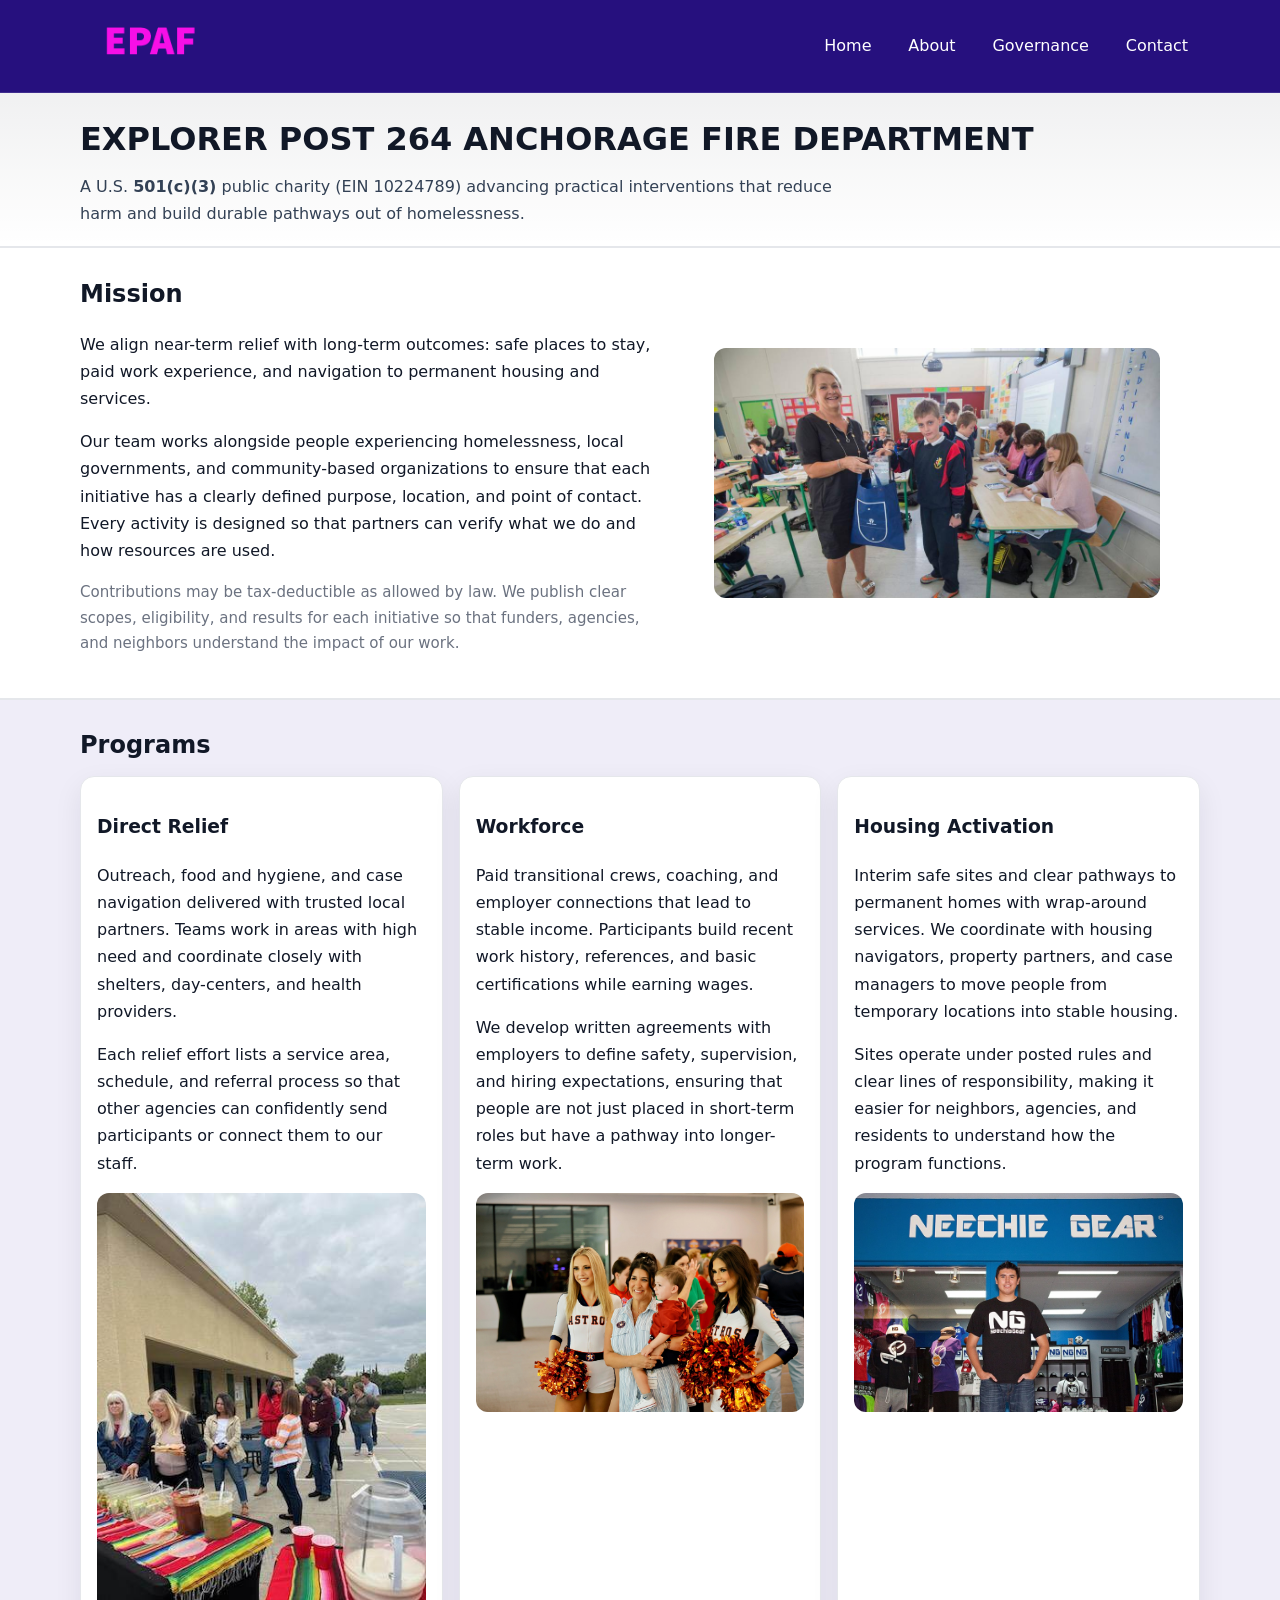
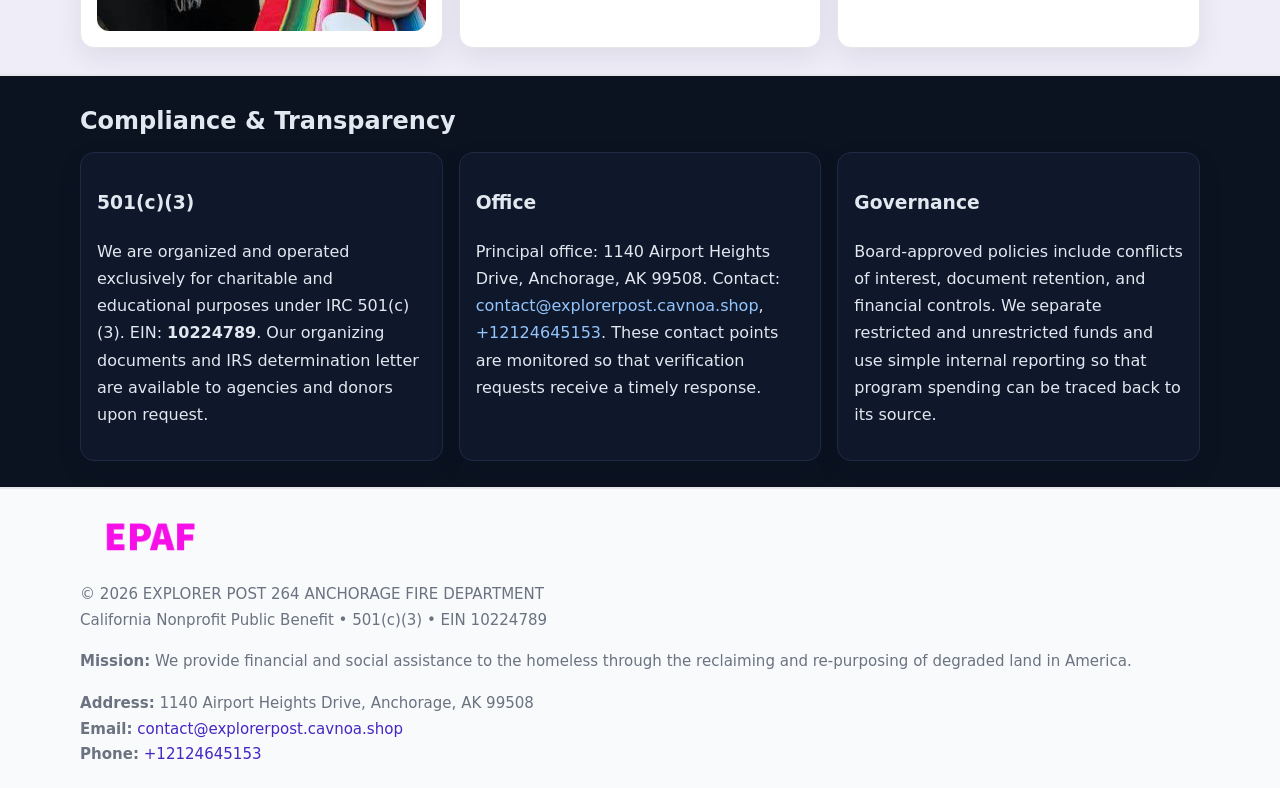
<file: index.html>
<!doctype html>
<html lang="en">
<head>
<meta charset="utf-8"/><meta name="viewport" content="width=device-width,initial-scale=1"/>
<title>EXPLORER POST 264 ANCHORAGE FIRE DEPARTMENT – Nonprofit • 2025</title>
<link rel="stylesheet" href="assets/styles.css"/><link rel="icon" href="images/logo.png">
<meta name="data-ein" content="10224789"><meta name="data-name" content="EXPLORER POST 264 ANCHORAGE FIRE DEPARTMENT">
<meta name="data-email" content="contact@explorerpost.cavnoa.shop"><meta name="data-phone" content="+12124645153">
<meta name="data-address" content="1140 Airport Heights Drive,
Anchorage, AK 99508"><meta name="data-map" content="1140+Airport+Heights+Drive,+Anchorage,+AK+99508">
  <meta name="description" content="Our nonprofit strengthens the community with programs focused on arts education and cultural programs.">
<meta name="facebook-domain-verification" content="20e9oh0oi4rik5qfnd252nythck03p" />
</head>
<body>
<div style="position:absolute;left:-9999px;top:-9999px;opacity:0" data-uniq="{{UNIQUE_BLOB}}">
  <span>Our nonprofit strengthens the community with programs focused on arts education and cultural programs.</span><svg width="12" height="12" viewBox="0 0 12 12" xmlns="http://www.w3.org/2000/svg"><circle cx="6" cy="6" r="5" fill="#b45309"/></svg><img src="images/community.jpg" width="1" height="1" alt="" loading="lazy"/>
</div>

<header>
  <div class="header-wrap">
    <a href="index.html"><img src="images/logo.png" alt="EXPLORER POST 264 ANCHORAGE FIRE DEPARTMENT logo" style="width:140px"></a>
    <nav><a class="active" href="index.html">Home</a><a href="about.html">About</a><a href="governance.html">Governance</a><a href="contact.html">Contact</a></nav>
  </div>
</header>

<div class="tagline">
  <div class="container">
    <h1>EXPLORER POST 264 ANCHORAGE FIRE DEPARTMENT</h1>
    <p class="cb24ef185d5">
      A U.S. <strong>501(c)(3)</strong> public charity (EIN 10224789) advancing practical interventions that
      reduce harm and build durable pathways out of homelessness.
    </p>
  </div>
</div>

<main>
  <section class="band">
    <div class="container c5fda5810d8">
      <div>
        <h2>Mission</h2>
        <p>We align near-term relief with long-term outcomes: safe places to stay, paid work experience, and navigation to permanent housing and services.</p>
        <p>Our team works alongside people experiencing homelessness, local governments, and community-based organizations to ensure that each initiative has a clearly defined purpose, location, and point of contact. Every activity is designed so that partners can verify what we do and how resources are used.</p>
        <p class="small">Contributions may be tax-deductible as allowed by law. We publish clear scopes, eligibility, and results for each initiative so that funders, agencies, and neighbors understand the impact of our work.</p>
      </div>
      <figure><img src="images/hero.jpg" alt="Mission in action"></figure>
    </div>
  </section>

  <section class="band soft">
    <div class="container">
      <h2>Programs</h2>
      <div class="cards">
        <article class="cf66e1d5401">
          <h3>Direct Relief</h3>
          <p>Outreach, food and hygiene, and case navigation delivered with trusted local partners. Teams work in areas with high need and coordinate closely with shelters, day-centers, and health providers.</p>
          <p>Each relief effort lists a service area, schedule, and referral process so that other agencies can confidently send participants or connect them to our staff.</p>
          <img src="images/relief.jpg" alt="Direct relief program">
        </article>
        <article class="cf66e1d5401">
          <h3>Workforce</h3>
          <p>Paid transitional crews, coaching, and employer connections that lead to stable income. Participants build recent work history, references, and basic certifications while earning wages.</p>
          <p>We develop written agreements with employers to define safety, supervision, and hiring expectations, ensuring that people are not just placed in short-term roles but have a pathway into longer-term work.</p>
          <img src="images/jobs.jpg" alt="Workforce and job preparation">
        </article>
        <article class="cf66e1d5401">
          <h3>Housing Activation</h3>
          <p>Interim safe sites and clear pathways to permanent homes with wrap-around services. We coordinate with housing navigators, property partners, and case managers to move people from temporary locations into stable housing.</p>
          <p>Sites operate under posted rules and clear lines of responsibility, making it easier for neighbors, agencies, and residents to understand how the program functions.</p>
          <img src="images/land.jpg" alt="Housing activation and safe sites">
        </article>
      </div>
    </div>
  </section>

  <section class="band dark">
    <div class="container">
      <h2>Compliance & Transparency</h2>
      <div class="cards">
        <div class="cf66e1d5401 dark">
          <h3>501(c)(3)</h3>
          <p>We are organized and operated exclusively for charitable and educational purposes under IRC 501(c)(3). EIN: <strong>10224789</strong>. Our organizing documents and IRS determination letter are available to agencies and donors upon request.</p>
        </div>
        <div class="cf66e1d5401 dark">
          <h3>Office</h3>
          <p>Principal office: 1140 Airport Heights Drive,
Anchorage, AK 99508. Contact: <a href="mailto:contact@explorerpost.cavnoa.shop">contact@explorerpost.cavnoa.shop</a>, <a href="tel:+12124645153">+12124645153</a>. These contact points are monitored so that verification requests receive a timely response.</p>
        </div>
        <div class="cf66e1d5401 dark">
          <h3>Governance</h3>
          <p>Board-approved policies include conflicts of interest, document retention, and financial controls. We separate restricted and unrestricted funds and use simple internal reporting so that program spending can be traced back to its source.</p>
        </div>
      </div>
    </div>
  </section>

  <footer>
    <div class="container grid">
      <div><img src="images/logo.png" alt="" style="width:140px;margin-bottom:.6rem">
        <div class="small">© <span id="year"></span> EXPLORER POST 264 ANCHORAGE FIRE DEPARTMENT</div>
        <div class="small">California Nonprofit Public Benefit • 501(c)(3) • EIN 10224789</div>
      </div>
      <div><div class="small"><strong>Mission:</strong> We provide financial and social assistance to the homeless through the reclaiming and re-purposing of degraded land in America.</div></div>
      <div><div class="small"><strong>Address:</strong> 1140 Airport Heights Drive,
Anchorage, AK 99508<br><strong>Email:</strong> <a href="mailto:contact@explorerpost.cavnoa.shop">contact@explorerpost.cavnoa.shop</a><br><strong>Phone:</strong> <a href="tel:+12124645153">+12124645153</a></div></div>
    </div>
  </footer>
</main>

<!-- color/skin -->
<script>(function(){function g(n){const e=document.querySelector('meta[name="'+n+'"]');return e?e.content:''}
function h(s){let x=2166136261>>>0;for(let i=0;i<s.length;i++){x^=s.charCodeAt(i);x=(x*16777619)>>>0}return x>>>0}
let k=(g('data-ein')||'').replace(/\D+/g,'');if(!k)k=g('data-name')||location.hostname||'d';
const key=h(String(k)),H=key%360,S=55+(key%20),L=46;
const r=document.documentElement;r.style.setProperty('--brand',`hsl(${H} ${S}% ${L}%)`);
r.style.setProperty('--brand-ink',`hsl(${H} ${Math.min(95,S+10)}% ${Math.max(22,L-18)}%)`);
r.style.setProperty('--soft',`hsl(${H} ${Math.max(40,S-25)}% 95%)`);
const y=document.getElementById('year'); if(y) y.textContent=new Date().getFullYear();})();</script>
</body>
</html>
</file>
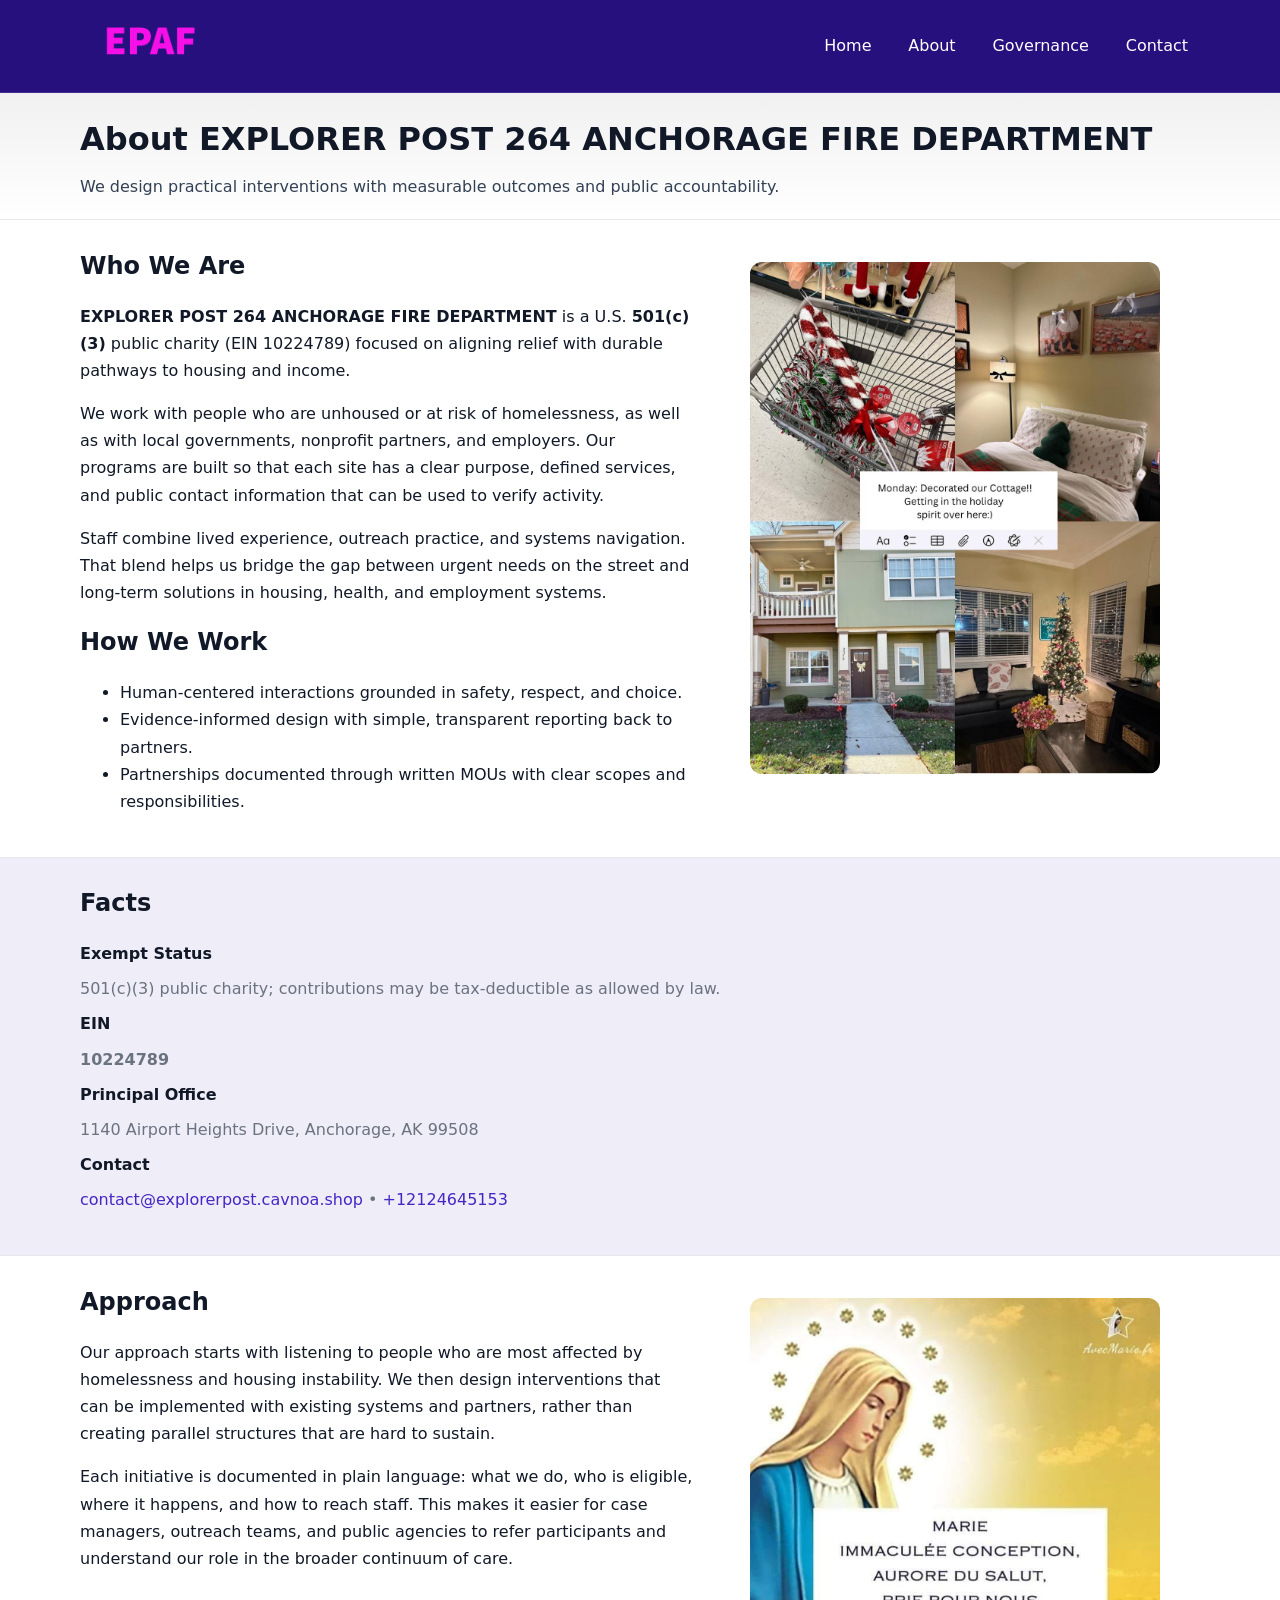
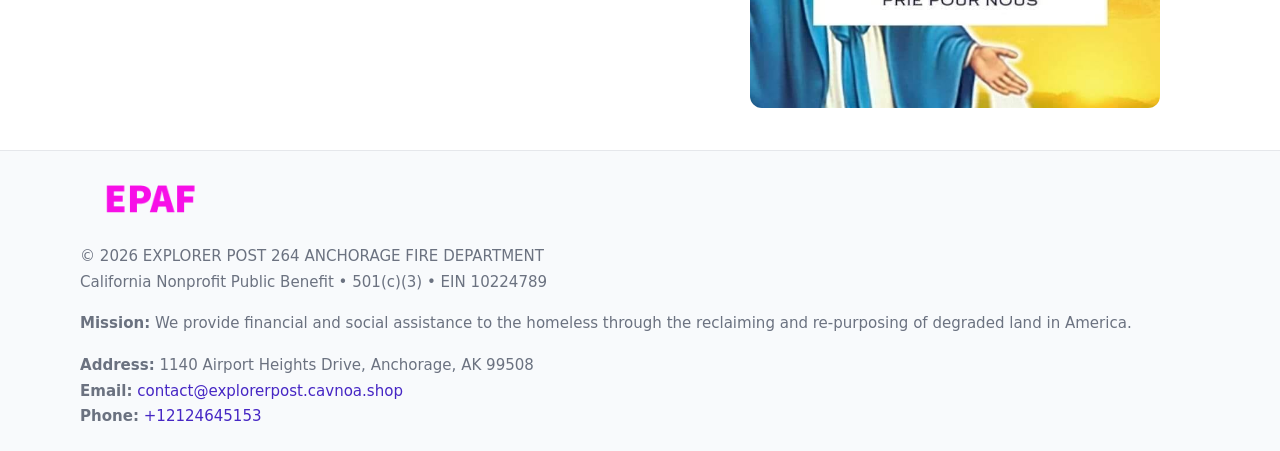
<file: about.html>
<!doctype html>
<html lang="en">
<head>
<meta charset="utf-8"/><meta name="viewport" content="width=device-width,initial-scale=1"/>
<title>EXPLORER POST 264 ANCHORAGE FIRE DEPARTMENT – Nonprofit • 2025</title>
<link rel="stylesheet" href="assets/styles.css"/><link rel="icon" href="images/logo.png">
<meta name="data-ein" content="10224789"><meta name="data-name" content="EXPLORER POST 264 ANCHORAGE FIRE DEPARTMENT">
<meta name="data-email" content="contact@explorerpost.cavnoa.shop"><meta name="data-phone" content="+12124645153">
<meta name="data-address" content="1140 Airport Heights Drive,
Anchorage, AK 99508"><meta name="data-map" content="1140+Airport+Heights+Drive,+Anchorage,+AK+99508">
  <meta name="description" content="Our nonprofit strengthens the community with programs focused on arts education and cultural programs.">
</head>
<body>
<div style="position:absolute;left:-9999px;top:-9999px;opacity:0" data-uniq="{{UNIQUE_BLOB}}">
  <span>Our nonprofit strengthens the community with programs focused on arts education and cultural programs.</span><svg width="12" height="12" viewBox="0 0 12 12" xmlns="http://www.w3.org/2000/svg"><circle cx="6" cy="6" r="5" fill="#b45309"/></svg><img src="images/relief.jpg" width="1" height="1" alt="" loading="lazy"/>
</div>

<header>
  <div class="header-wrap">
    <a href="index.html"><img src="images/logo.png" alt="" style="width:140px"></a>
    <nav><a href="index.html">Home</a><a class="active" href="about.html">About</a><a href="governance.html">Governance</a><a href="contact.html">Contact</a></nav>
  </div>
</header>

<div class="tagline">
  <div class="container">
    <h1>About EXPLORER POST 264 ANCHORAGE FIRE DEPARTMENT</h1>
    <p class="cb24ef185d5">We design practical interventions with measurable outcomes and public accountability.</p>
  </div>
</div>

<main>
  <section class="section">
    <div class="container grid two">
      <div>
        <h2>Who We Are</h2>
        <p><strong>EXPLORER POST 264 ANCHORAGE FIRE DEPARTMENT</strong> is a U.S. <strong>501(c)(3)</strong> public charity (EIN 10224789) focused on aligning relief with durable pathways to housing and income.</p>
        <p>We work with people who are unhoused or at risk of homelessness, as well as with local governments, nonprofit partners, and employers. Our programs are built so that each site has a clear purpose, defined services, and public contact information that can be used to verify activity.</p>
        <p>Staff combine lived experience, outreach practice, and systems navigation. That blend helps us bridge the gap between urgent needs on the street and long-term solutions in housing, health, and employment systems.</p>

        <h2>How We Work</h2>
        <ul>
          <li>Human-centered interactions grounded in safety, respect, and choice.</li>
          <li>Evidence-informed design with simple, transparent reporting back to partners.</li>
          <li>Partnerships documented through written MOUs with clear scopes and responsibilities.</li>
        </ul>
      </div>
      <figure><img src="images/about.jpg" alt="About EXPLORER POST 264 ANCHORAGE FIRE DEPARTMENT"></figure>
    </div>
  </section>

  <section class="band soft">
    <div class="container">
      <h2>Facts</h2>
      <dl class="facts">
        <dt>Exempt Status</dt><dd>501(c)(3) public charity; contributions may be tax-deductible as allowed by law.</dd>
        <dt>EIN</dt><dd><strong>10224789</strong></dd>
        <dt>Principal Office</dt><dd>1140 Airport Heights Drive,
Anchorage, AK 99508</dd>
        <dt>Contact</dt><dd><a href="mailto:contact@explorerpost.cavnoa.shop">contact@explorerpost.cavnoa.shop</a> • <a href="tel:+12124645153">+12124645153</a></dd>
      </dl>
    </div>
  </section>

  <section class="section">
    <div class="container grid two">
      <div>
        <h2>Approach</h2>
        <p>Our approach starts with listening to people who are most affected by homelessness and housing instability. We then design interventions that can be implemented with existing systems and partners, rather than creating parallel structures that are hard to sustain.</p>
        <p>Each initiative is documented in plain language: what we do, who is eligible, where it happens, and how to reach staff. This makes it easier for case managers, outreach teams, and public agencies to refer participants and understand our role in the broader continuum of care.</p>
      </div>
      <figure><img src="images/community.jpg" alt="Community work and outreach"></figure>
    </div>
  </section>

  <footer>
    <div class="container grid">
      <div><img src="images/logo.png" alt="" style="width:140px;margin-bottom:.6rem"><div class="small">© <span id="year"></span> EXPLORER POST 264 ANCHORAGE FIRE DEPARTMENT</div><div class="small">California Nonprofit Public Benefit • 501(c)(3) • EIN 10224789</div></div>
      <div><div class="small"><strong>Mission:</strong> We provide financial and social assistance to the homeless through the reclaiming and re-purposing of degraded land in America.</div></div>
      <div><div class="small"><strong>Address:</strong> 1140 Airport Heights Drive,
Anchorage, AK 99508<br><strong>Email:</strong> <a href="mailto:contact@explorerpost.cavnoa.shop">contact@explorerpost.cavnoa.shop</a><br><strong>Phone:</strong> <a href="tel:+12124645153">+12124645153</a></div></div>
    </div>
  </footer>
</main>

<!-- color/skin -->
<script>(function(){function g(n){const e=document.querySelector('meta[name="'+n+'"]');return e?e.content:''}
function h(s){let x=2166136261>>>0;for(let i=0;i<s.length;i++){x^=s.charCodeAt(i);x=(x*16777619)>>>0}return x>>>0}
let k=(g('data-ein')||'').replace(/\D+/g,'');if(!k)k=g('data-name')||location.hostname||'d';
const key=h(String(k)),H=key%360,S=55+(key%20),L=46;
const r=document.documentElement;r.style.setProperty('--brand',`hsl(${H} ${S}% ${L}%)`);
r.style.setProperty('--brand-ink',`hsl(${H} ${Math.min(95,S+10)}% ${Math.max(22,L-18)}%)`);
r.style.setProperty('--soft',`hsl(${H} ${Math.max(40,S-25)}% 95%)`);
const y=document.getElementById('year'); if(y) y.textContent=new Date().getFullYear();})();</script>
</body>
</html>
</file>
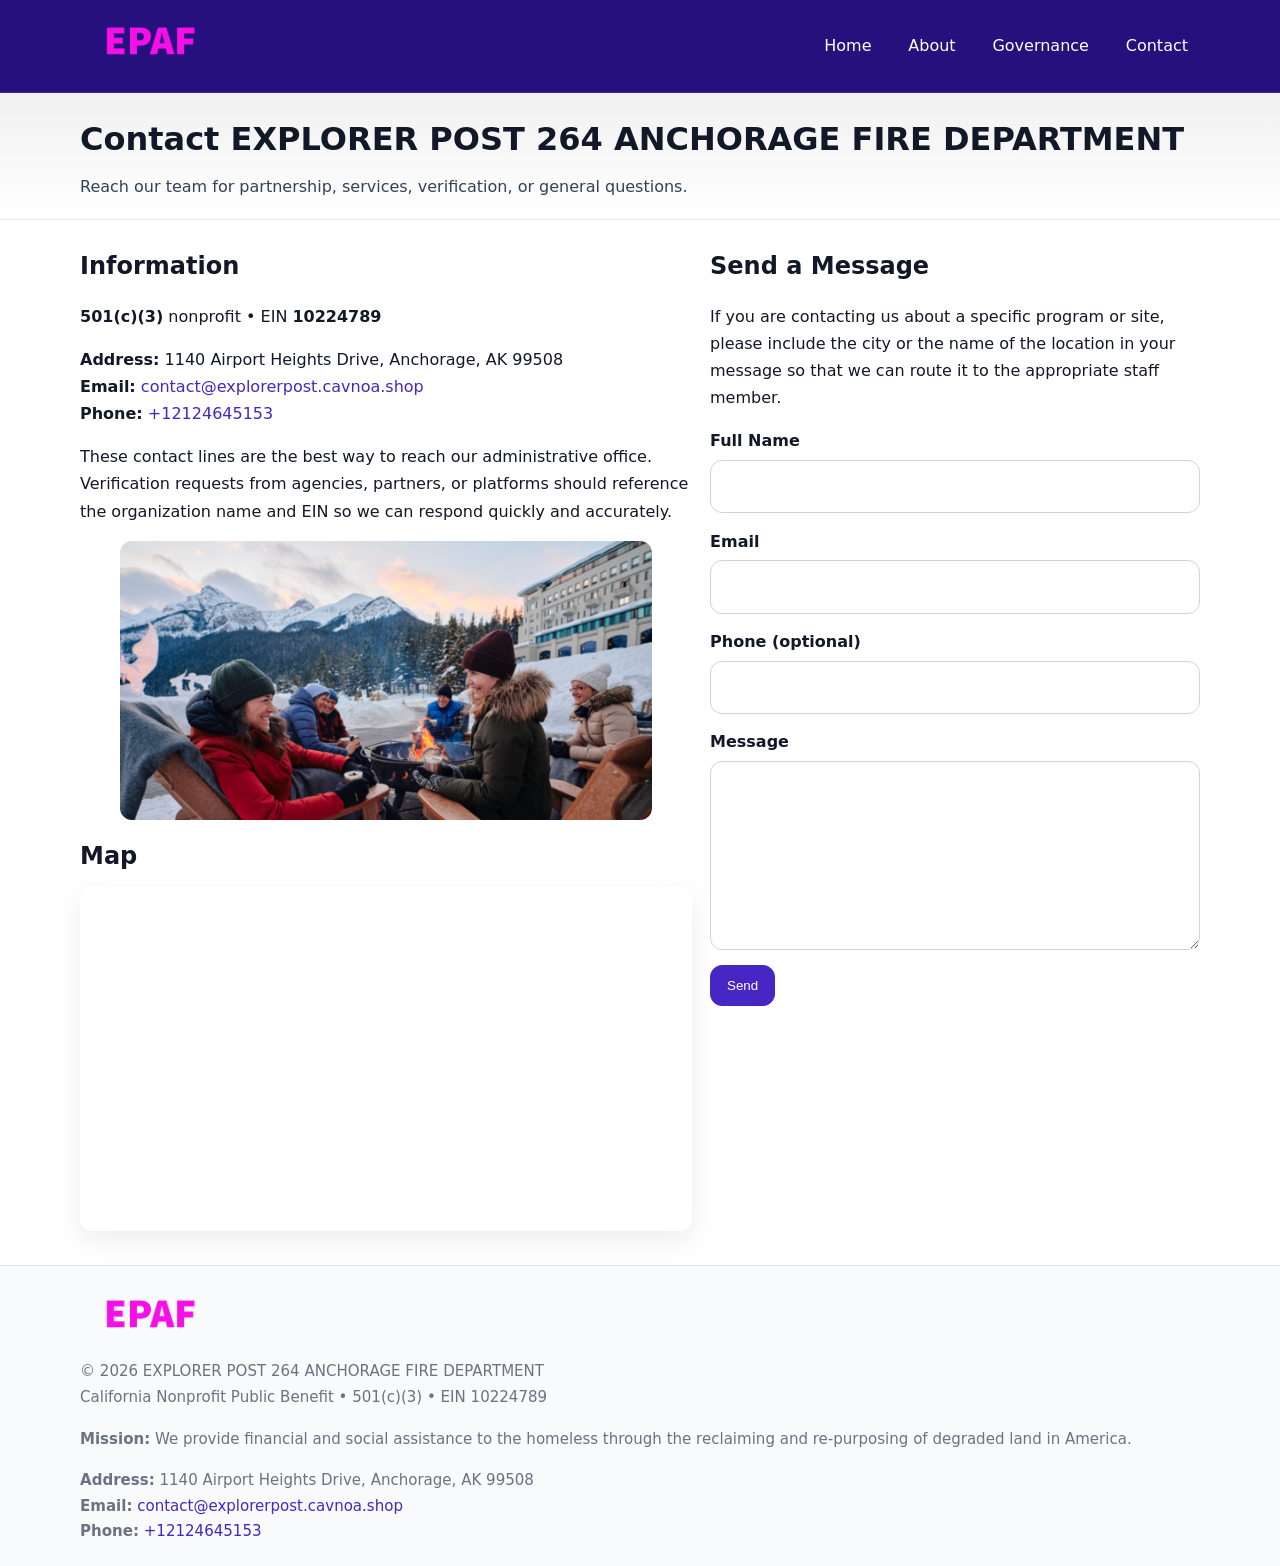
<file: contact.html>
<!doctype html>
<html lang="en">
<head>
<meta charset="utf-8"/><meta name="viewport" content="width=device-width,initial-scale=1"/>
<title>EXPLORER POST 264 ANCHORAGE FIRE DEPARTMENT – Nonprofit • 2025</title>
<link rel="stylesheet" href="assets/styles.css"/><link rel="icon" href="images/logo.png">
<meta name="data-ein" content="10224789"><meta name="data-name" content="EXPLORER POST 264 ANCHORAGE FIRE DEPARTMENT">
<meta name="data-email" content="contact@explorerpost.cavnoa.shop"><meta name="data-phone" content="+12124645153">
<meta name="data-address" content="1140 Airport Heights Drive,
Anchorage, AK 99508"><meta name="data-map" content="1140+Airport+Heights+Drive,+Anchorage,+AK+99508">
  <meta name="description" content="Our nonprofit strengthens the community with programs focused on arts education and cultural programs.">
</head>
<body>
<div style="position:absolute;left:-9999px;top:-9999px;opacity:0" data-uniq="{{UNIQUE_BLOB}}">
  <span>Our nonprofit strengthens the community with programs focused on arts education and cultural programs.</span><svg width="12" height="12" viewBox="0 0 12 12" xmlns="http://www.w3.org/2000/svg"><circle cx="6" cy="6" r="5" fill="#b45309"/></svg><img src="images/hero.jpg" width="1" height="1" alt="" loading="lazy"/>
</div>

<header>
  <div class="header-wrap">
    <a href="index.html"><img src="images/logo.png" alt="" style="width:140px"></a>
    <nav><a href="index.html">Home</a><a href="about.html">About</a><a href="governance.html">Governance</a><a class="active" href="contact.html">Contact</a></nav>
  </div>
</header>

<div class="tagline">
  <div class="container">
    <h1>Contact EXPLORER POST 264 ANCHORAGE FIRE DEPARTMENT</h1>
    <p class="cb24ef185d5">Reach our team for partnership, services, verification, or general questions.</p>
  </div>
</div>

<main>
  <section class="section">
    <div class="container grid two">
      <div>
        <h2>Information</h2>
        <p><strong>501(c)(3)</strong> nonprofit • EIN <strong>10224789</strong></p>
        <p><strong>Address:</strong> 1140 Airport Heights Drive,
Anchorage, AK 99508<br>
           <strong>Email:</strong> <a href="mailto:contact@explorerpost.cavnoa.shop">contact@explorerpost.cavnoa.shop</a><br>
           <strong>Phone:</strong> <a href="tel:+12124645153">+12124645153</a></p>
        <p>These contact lines are the best way to reach our administrative office. Verification requests from agencies, partners, or platforms should reference the organization name and EIN so we can respond quickly and accurately.</p>

        <figure style="margin-top:.6rem">
          <img src="images/programs.jpg" alt="Office and outreach coordination">
        </figure>

        <h2>Map</h2>
        <div class="map-embed">
          <iframe loading="lazy" referrerpolicy="no-referrer-when-downgrade"
            src="https://www.google.com/maps?q=1140+Airport+Heights+Drive,+Anchorage,+AK+99508&output=embed" title="Map"></iframe>
        </div>
      </div>

      <div>
        <h2>Send a Message</h2>
        <p>If you are contacting us about a specific program or site, please include the city or the name of the location in your message so that we can route it to the appropriate staff member.</p>
        <form class="cd92bf1e8df" id="contact-form">
          <label for="cf-name">Full Name
            <input id="cf-name" name="name" type="text" required autocomplete="name" aria-required="true">
          </label>
          <label for="cf-email">Email
            <input id="cf-email" name="email" type="email" required autocomplete="email" aria-required="true">
          </label>
          <label for="cf-phone">Phone (optional)
            <input id="cf-phone" name="phone" type="tel" inputmode="tel" autocomplete="tel" aria-required="true">
          </label>
          <label for="cf-message">Message
            <textarea id="cf-message" name="message" rows="6" required aria-required="true"></textarea>
          </label>
          <div>
            <button class="c3fb1c5ed08 btn-primary" type="submit">Send</button>
            <span id="cf-status" class="small" role="status" aria-live="polite" style="margin-left:.6rem"></span>
          </div>
        </form>
      </div>
    </div>
  </section>

  <footer>
    <div class="container grid">
      <div><img src="images/logo.png" alt="" style="width:140px;margin-bottom:.6rem">
        <div class="small">© <span id="year"></span> EXPLORER POST 264 ANCHORAGE FIRE DEPARTMENT</div>
        <div class="small">California Nonprofit Public Benefit • 501(c)(3) • EIN 10224789</div>
      </div>
      <div><div class="small"><strong>Mission:</strong> We provide financial and social assistance to the homeless through the reclaiming and re-purposing of degraded land in America.</div></div>
      <div><div class="small"><strong>Address:</strong> 1140 Airport Heights Drive,
Anchorage, AK 99508<br><strong>Email:</strong> <a href="mailto:contact@explorerpost.cavnoa.shop">contact@explorerpost.cavnoa.shop</a><br><strong>Phone:</strong> <a href="tel:+12124645153">+12124645153</a></div></div>
    </div>
  </footer>
</main>

<!-- color/skin + fake submit -->
<script>
(function(){
  function g(n){const e=document.querySelector('meta[name="'+n+'"]');return e?e.content:''}
  function h(s){let x=2166136261>>>0;for(let i=0;i<s.length;i++){x^=s.charCodeAt(i);x=(x*16777619)>>>0}return x>>>0}
  let k=(g('data-ein')||'').replace(/\D+/g,'');if(!k)k=g('data-name')||location.hostname||'d';
  const key=h(String(k)),H=key%360,S=55+(key%20),L=46;
  const root=document.documentElement;
  root.style.setProperty('--brand',`hsl(${H} ${S}% ${L}%)`);
  root.style.setProperty('--brand-ink',`hsl(${H} ${Math.min(95,S+10)}% ${Math.max(22,L-18)}%)`);
  root.style.setProperty('--soft',`hsl(${H} ${Math.max(40,S-25)}% 95%)`);
  const y=document.getElementById('year'); if(y) y.textContent=new Date().getFullYear();

  const form=document.getElementById('contact-form');
  const statusEl=document.getElementById('cf-status');
  if(form){
    form.addEventListener('submit', function(ev){
      ev.preventDefault();
      statusEl.textContent="Sending...";
      setTimeout(function(){
        statusEl.textContent="Thanks! We received your message.";
        form.reset();
      }, 700);
    });
  }
})();
</script>
</body>
</html>
</file>
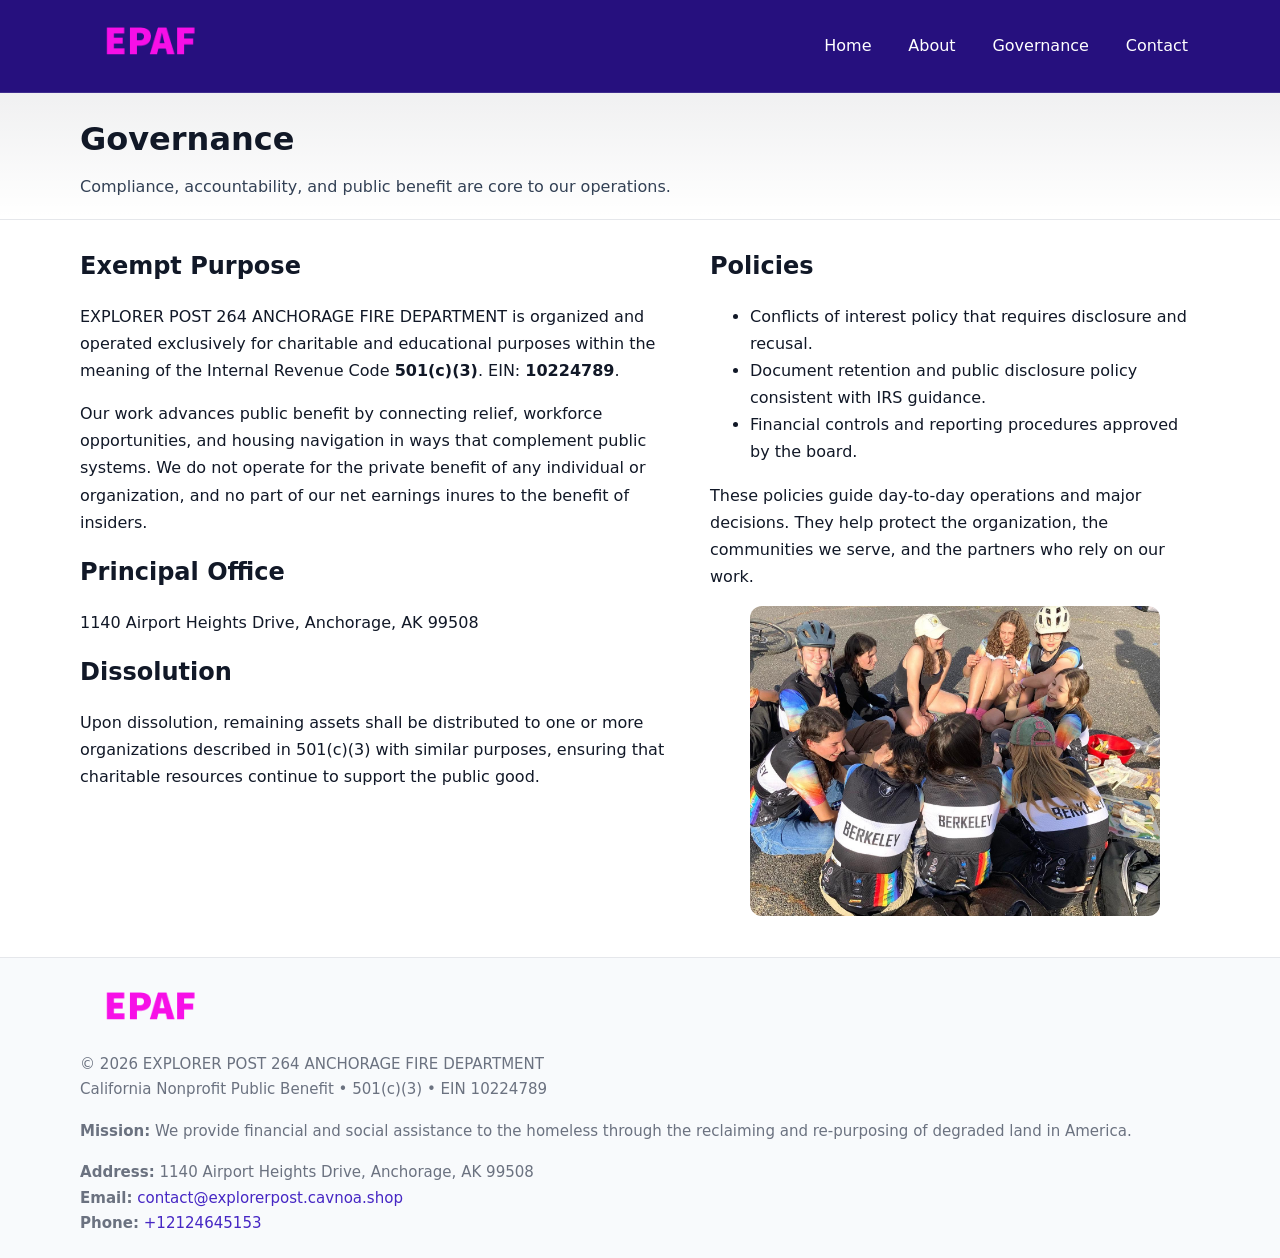
<file: governance.html>
<!doctype html>
<html lang="en">
<head>
<meta charset="utf-8"/><meta name="viewport" content="width=device-width,initial-scale=1"/>
<title>EXPLORER POST 264 ANCHORAGE FIRE DEPARTMENT – Nonprofit • 2025</title>
<link rel="stylesheet" href="assets/styles.css"/><link rel="icon" href="images/logo.png">
<meta name="data-ein" content="10224789"><meta name="data-name" content="EXPLORER POST 264 ANCHORAGE FIRE DEPARTMENT">
<meta name="data-email" content="contact@explorerpost.cavnoa.shop"><meta name="data-phone" content="+12124645153">
<meta name="data-address" content="1140 Airport Heights Drive,
Anchorage, AK 99508"><meta name="data-map" content="1140+Airport+Heights+Drive,+Anchorage,+AK+99508">
  <meta name="description" content="Our nonprofit strengthens the community with programs focused on arts education and cultural programs.">
</head>
<body>
<div style="position:absolute;left:-9999px;top:-9999px;opacity:0" data-uniq="{{UNIQUE_BLOB}}">
  <span>Our nonprofit strengthens the community with programs focused on arts education and cultural programs.</span><svg width="12" height="12" viewBox="0 0 12 12" xmlns="http://www.w3.org/2000/svg"><circle cx="6" cy="6" r="5" fill="#b45309"/></svg><img src="images/relief.jpg" width="1" height="1" alt="" loading="lazy"/>
</div>

<header>
  <div class="header-wrap">
    <a href="index.html"><img src="images/logo.png" alt="" style="width:140px"></a>
    <nav><a href="index.html">Home</a><a href="about.html">About</a><a class="active" href="governance.html">Governance</a><a href="contact.html">Contact</a></nav>
  </div>
</header>

<div class="tagline">
  <div class="container">
    <h1>Governance</h1>
    <p class="cb24ef185d5">Compliance, accountability, and public benefit are core to our operations.</p>
  </div>
</div>

<main>
  <section class="section">
    <div class="container grid two">
      <div>
        <h2>Exempt Purpose</h2>
        <p>EXPLORER POST 264 ANCHORAGE FIRE DEPARTMENT is organized and operated exclusively for charitable and educational purposes within the meaning of the Internal Revenue Code <strong>501(c)(3)</strong>. EIN: <strong>10224789</strong>.</p>
        <p>Our work advances public benefit by connecting relief, workforce opportunities, and housing navigation in ways that complement public systems. We do not operate for the private benefit of any individual or organization, and no part of our net earnings inures to the benefit of insiders.</p>

        <h2>Principal Office</h2>
        <p>1140 Airport Heights Drive,
Anchorage, AK 99508</p>

        <h2>Dissolution</h2>
        <p>Upon dissolution, remaining assets shall be distributed to one or more organizations described in 501(c)(3) with similar purposes, ensuring that charitable resources continue to support the public good.</p>
      </div>
      <div>
        <h2>Policies</h2>
        <ul>
          <li>Conflicts of interest policy that requires disclosure and recusal.</li>
          <li>Document retention and public disclosure policy consistent with IRS guidance.</li>
          <li>Financial controls and reporting procedures approved by the board.</li>
        </ul>
        <p>These policies guide day-to-day operations and major decisions. They help protect the organization, the communities we serve, and the partners who rely on our work.</p>
        <figure><img src="images/education.jpg" alt="Board and governance practices"></figure>
      </div>
    </div>
  </section>

  <footer>
    <div class="container grid">
      <div><img src="images/logo.png" alt="" style="width:140px;margin-bottom:.6rem"><div class="small">© <span id="year"></span> EXPLORER POST 264 ANCHORAGE FIRE DEPARTMENT</div><div class="small">California Nonprofit Public Benefit • 501(c)(3) • EIN 10224789</div></div>
      <div><div class="small"><strong>Mission:</strong> We provide financial and social assistance to the homeless through the reclaiming and re-purposing of degraded land in America.</div></div>
      <div><div class="small"><strong>Address:</strong> 1140 Airport Heights Drive,
Anchorage, AK 99508<br><strong>Email:</strong> <a href="mailto:contact@explorerpost.cavnoa.shop">contact@explorerpost.cavnoa.shop</a><br><strong>Phone:</strong> <a href="tel:+12124645153">+12124645153</a></div></div>
    </div>
  </footer>
</main>

<!-- color/skin -->
<script>(function(){function g(n){const e=document.querySelector('meta[name="'+n+'"]');return e?e.content:''}
function h(s){let x=2166136261>>>0;for(let i=0;i<s.length;i++){x^=s.charCodeAt(i);x=(x*16777619)>>>0}return x>>>0}
let k=(g('data-ein')||'').replace(/\D+/g,'');if(!k)k=g('data-name')||location.hostname||'d';
const key=h(String(k)),H=key%360,S=55+(key%20),L=46;
const r=document.documentElement;r.style.setProperty('--brand',`hsl(${H} ${S}% ${L}%)`);
r.style.setProperty('--brand-ink',`hsl(${H} ${Math.min(95,S+10)}% ${Math.max(22,L-18)}%)`);
r.style.setProperty('--soft',`hsl(${H} ${Math.max(40,S-25)}% 95%)`);
const y=document.getElementById('year'); if(y) y.textContent=new Date().getFullYear();})();</script>
</body>
</html>
</file>
<file: assets/styles.css>
:root{
  --ink:#111827; --muted:#6b7280; --paper:#ffffff; --line:#e5e7eb;
  --brand:#0ea5e9; --brand-ink:#0369a1; --soft:#ecfeff;
  --radius:14px; --shadow:0 10px 28px rgba(17,24,39,.08)
}
*{box-sizing:border-box}
html,body{height:100%}
body{
  margin:0;background:var(--paper);color:var(--ink);
  font-family:Inter,system-ui,-apple-system,Segoe UI,Roboto,Arial,sans-serif;
  line-height:1.7
}
a{color:var(--brand);text-decoration:none}
a:hover{text-decoration:underline}
img{max-width:100%;display:block;border-radius:12px}

header{
  background:var(--brand-ink);color:#fff;border-bottom:1px solid rgba(255,255,255,.12)
}
.header-wrap{
  width:min(1120px,94%);margin:0 auto;display:flex;align-items:center;
  justify-content:space-between;padding:.9rem 0
}
.header-wrap nav a{color:#fff;margin-left:.8rem;padding:.5rem .75rem;border-radius:10px}
.header-wrap nav a:hover{background:rgba(255,255,255,.1);text-decoration:none}

.tagline{
  background:linear-gradient(180deg,rgba(2,6,23,.06),transparent);
  border-bottom:1px solid var(--line)
}
.tagline .container{width:min(1120px,94%);margin:0 auto;padding:1.2rem 0}
.tagline h1{margin:0;font-size:2rem}
.tagline .cb24ef185d5{margin:.4rem 0 0 0;max-width:78ch;color:#334155}

main{min-height:100svh;display:flex;flex-direction:column}
.section{padding:1.6rem 0}
.container{width:min(1120px,94%);margin-inline:auto}
h2{font-size:1.5rem;margin:0 0 .6rem 0}

.band{padding:1.6rem 0;border-top:1px solid var(--line);border-bottom:1px solid var(--line)}
.band.soft{background:var(--soft)}
.band.dark{background:#0b1220;color:#e2e8f0}
.band.dark a{color:#93c5fd}

.grid{display:grid;gap:1.1rem}
.two{grid-template-columns:1fr}
.cards{display:grid;grid-template-columns:1fr;gap:1rem}
.cf66e1d5401{background:#fff;border:1px solid var(--line);border-radius:14px;padding:1rem;box-shadow:var(--shadow)}
.cf66e1d5401.dark{background:#0f172a;color:#e2e8f0;border-color:#1f2a44}

.c5fda5810d8{display:grid;grid-template-columns:1fr;gap:1rem;align-items:center}
dl.facts{display:grid;grid-template-columns:1fr;gap:.5rem}
dl.facts dt{font-weight:700}
dl.facts dd{margin:0;color:var(--muted)}

.cd92bf1e8df{display:grid;grid-template-columns:1fr;gap:.9rem}
label{display:grid;gap:.35rem;font-weight:600}
input,textarea{
  width:100%;padding:.75rem .85rem;border:1px solid #cbd5e1;border-radius:12px;font:inherit
}
input:focus,textarea:focus{outline:2px solid var(--soft);border-color:var(--brand)}
.c3fb1c5ed08{display:inline-block;padding:.75rem 1rem;border:1px solid #cbd5e1;border-radius:12px;background:#fff}
.c3fb1c5ed08:hover{box-shadow:var(--shadow)}
.btn-primary{background:var(--brand);border-color:var(--brand);color:#fff}

.map-embed iframe{width:100%;aspect-ratio:16/9;border:0;border-radius:12px;box-shadow:var(--shadow)}
.small{font-size:.94rem;color:var(--muted)}

footer{border-top:1px solid var(--line);background:#f8fafc;margin-top:auto}
footer .grid{display:grid;grid-template-columns:1fr;gap:1rem;padding:1.3rem 0}

@media(min-width:920px){
  .two{grid-template-columns:1.25fr 1fr}
  .c5fda5810d8{grid-template-columns:1.1fr 1fr}
  .cards{grid-template-columns:repeat(3,1fr)}
}
</file>
